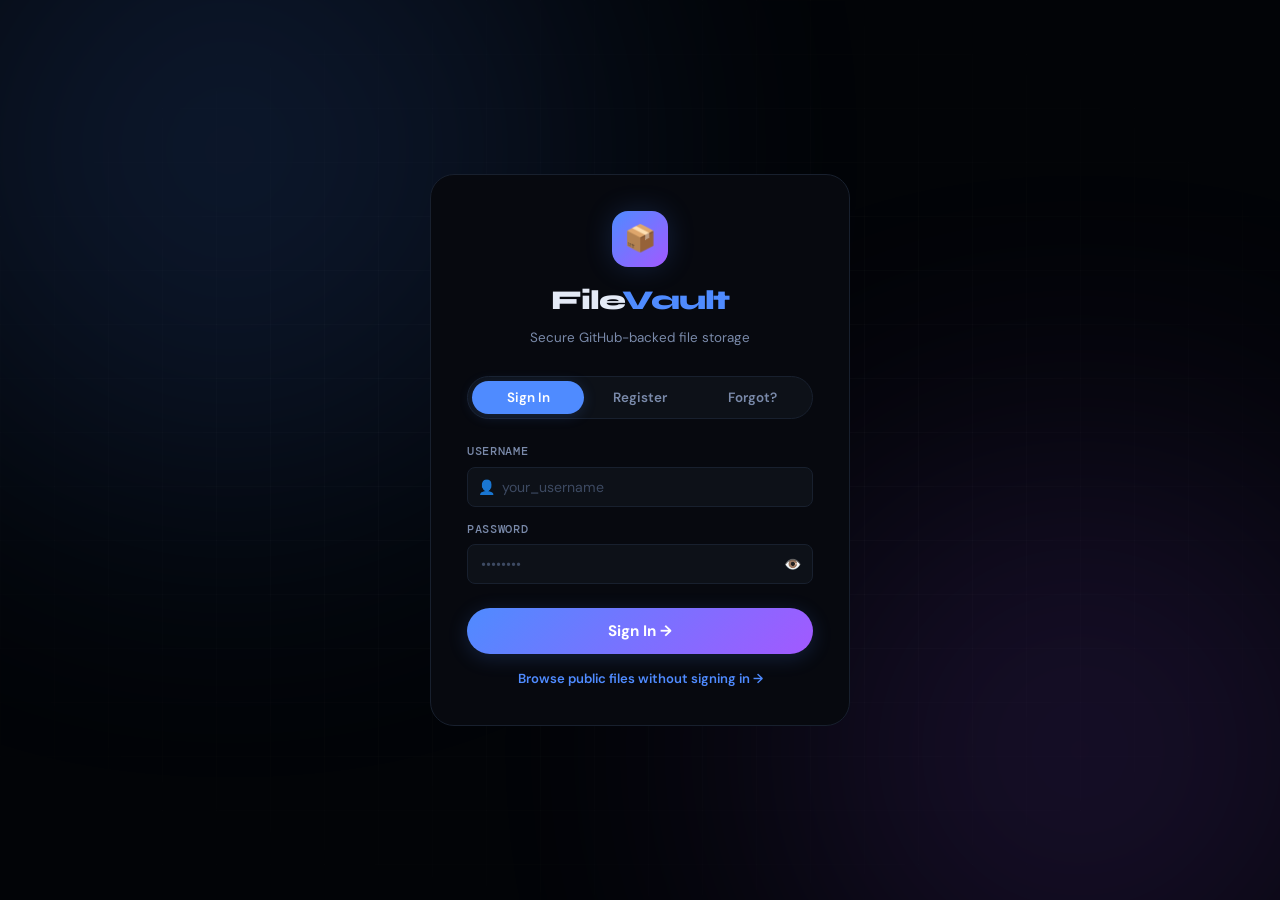
<file: account.html>
<!DOCTYPE html>
<html lang="en">
<head>
<meta charset="UTF-8"><meta name="viewport" content="width=device-width,initial-scale=1">
<title>FileVault — Account Settings</title>
<link rel="stylesheet" href="style.css">
<style>
.acc-layout{display:grid;grid-template-columns:240px 1fr;gap:22px;align-items:start}
@media(max-width:768px){.acc-layout{grid-template-columns:1fr}}
.acc-nav{background:var(--surface);border:1px solid var(--border);border-radius:var(--r-lg);padding:10px;position:sticky;top:calc(var(--header-h)+14px)}
.acc-nav-item{display:flex;align-items:center;gap:9px;padding:9px 12px;border-radius:var(--r-sm);cursor:pointer;transition:var(--t);font-size:.86rem;color:var(--text2)}
.acc-nav-item:hover{background:var(--surface2);color:var(--text)}
.acc-nav-item.active{background:rgba(79,139,255,.1);color:var(--accent)}
.section-card{background:var(--surface);border:1px solid var(--border);border-radius:var(--r-lg);padding:24px;margin-bottom:16px;display:none}
.section-card.active{display:block}
.section-card h3{font-family:'Syne',sans-serif;font-weight:700;font-size:1.05rem;margin-bottom:4px}
.section-card .desc{color:var(--text2);font-size:.84rem;margin-bottom:22px}
/* AVATAR */
.avatar-edit{display:flex;align-items:center;gap:18px;flex-wrap:wrap;margin-bottom:22px}
.av-preview{width:80px;height:80px;border-radius:50%;display:flex;align-items:center;justify-content:center;font-family:'Syne',sans-serif;font-weight:700;font-size:1.8rem;background:linear-gradient(135deg,var(--accent),var(--accent2));color:#fff;flex-shrink:0;overflow:hidden;border:3px solid var(--border2)}
.av-preview img{width:100%;height:100%;object-fit:cover}
.av-controls{display:flex;flex-direction:column;gap:8px}
/* DANGER ZONE */
.danger-zone{background:rgba(255,79,110,.04);border:1px solid rgba(255,79,110,.2);border-radius:var(--r-lg);padding:22px}
.danger-zone h3{color:var(--danger);font-family:'Syne',sans-serif;font-weight:700;font-size:1rem;margin-bottom:4px}
.danger-zone p{color:var(--text2);font-size:.84rem;margin-bottom:16px}
/* UPLOAD HISTORY */
.hist-item{display:flex;align-items:center;gap:11px;padding:10px 12px;background:var(--surface2);border-radius:var(--r-sm);margin-bottom:8px}
.hist-icon{font-size:1.4rem;flex-shrink:0}
.hist-info{flex:1;min-width:0}
.hist-name{font-size:.86rem;font-weight:500;overflow:hidden;text-overflow:ellipsis;white-space:nowrap}
.hist-meta{font-size:.7rem;color:var(--muted);font-family:'DM Mono',monospace}
/* STORAGE BAR */
.storage-bar{background:var(--surface2);border-radius:99px;height:8px;overflow:hidden;margin:10px 0}
.storage-fill{height:100%;border-radius:99px;background:linear-gradient(90deg,var(--accent),var(--accent2));transition:width .5s ease}
/* SUCCESS FLASH */
.save-success{background:rgba(0,229,160,.1);border:1px solid rgba(0,229,160,.25);border-radius:var(--r-sm);padding:9px 13px;font-size:.83rem;color:var(--success);display:none;margin-top:10px}
.save-success.show{display:block}
/* PASSWORD STRENGTH */
.str-bar{height:3px;border-radius:99px;background:var(--surface3);margin-top:5px;overflow:hidden}
.str-fill{height:100%;border-radius:99px;width:0;transition:width .3s,background .3s}
</style>
</head>
<body>
<div class="bg-canvas"><div class="bg-orb bg-orb-1"></div><div class="bg-orb bg-orb-2"></div><div class="bg-grid"></div></div>
<header class="site-header"><div class="header-inner"></div></header>

<div class="wrapper page-body">
  <div class="section-head au" style="margin-bottom:22px">
    <div>
      <h2 style="font-family:'Syne',sans-serif;font-weight:800;font-size:1.6rem;letter-spacing:-.025em">Account Settings</h2>
      <p style="color:var(--text2);font-size:.86rem;margin-top:3px">Manage your profile, security and preferences</p>
    </div>
  </div>

  <div class="acc-layout au" style="animation-delay:.05s">
    <!-- NAV -->
    <nav class="acc-nav">
      <div class="acc-nav-item active" onclick="showSection('profile')">👤 Profile</div>
      <div class="acc-nav-item" onclick="showSection('security')">🔑 Security</div>
      <div class="acc-nav-item" onclick="showSection('storage')">📦 Storage</div>
      <div class="acc-nav-item" onclick="showSection('history')">📋 Upload History</div>
      <div class="acc-nav-item" onclick="showSection('danger')" style="color:var(--danger)">⚠️ Danger Zone</div>
    </nav>

    <!-- CONTENT -->
    <div>
      <!-- PROFILE -->
      <div class="section-card active" id="sec-profile">
        <h3>Profile Information</h3>
        <p class="desc">Update your display name, bio and avatar</p>

        <div class="avatar-edit">
          <div class="av-preview" id="av-big"></div>
          <div class="av-controls">
            <div style="font-size:.82rem;color:var(--text2);margin-bottom:4px">Profile Picture</div>
            <label class="btn btn-secondary btn-sm" style="cursor:pointer">
              📷 Upload Photo
              <input type="file" id="av-file" accept="image/*" style="display:none" onchange="handleAvatarUpload(this)">
            </label>
            <button class="btn btn-ghost btn-sm" onclick="removeAvatar()">✕ Remove</button>
            <div style="font-size:.71rem;color:var(--muted)">Max 2MB · JPG, PNG, GIF, WebP</div>
          </div>
        </div>

        <div class="form-row form-row-2">
          <div class="form-group"><label class="label">Display Name</label><div class="input-wrap"><span class="i-icon">✨</span><input class="input" id="p-dn" placeholder="Your Name"></div></div>
          <div class="form-group"><label class="label">Email (optional)</label><div class="input-wrap"><span class="i-icon">📧</span><input class="input" id="p-email" type="email" placeholder="you@example.com"></div></div>
        </div>
        <div class="form-group"><label class="label">Bio</label><textarea class="input textarea" id="p-bio" placeholder="Tell us about yourself…" rows="3"></textarea></div>
        <div class="form-group"><label class="label">Username</label><div class="input-wrap"><span class="i-icon">@</span><input class="input" id="p-username" placeholder="username" disabled style="opacity:.5;cursor:not-allowed"></div><div style="font-size:.73rem;color:var(--muted);margin-top:4px">To change username, go to Security tab</div></div>

        <button class="btn btn-primary" id="p-save" onclick="saveProfile()">💾 Save Changes</button>
        <div class="save-success" id="p-ok">✓ Profile updated successfully!</div>
      </div>

      <!-- SECURITY -->
      <div class="section-card" id="sec-security">
        <h3>Security Settings</h3>
        <p class="desc">Change username or password</p>

        <form onsubmit="event.preventDefault();changeUsername()" style="background:var(--surface2);border:1px solid var(--border);border-radius:var(--r);padding:18px;margin-bottom:20px">
          <div style="font-family:'Syne',sans-serif;font-weight:700;font-size:.95rem;margin-bottom:14px">Change Username</div>
          <div class="form-group"><label class="label">New Username</label><div class="input-wrap"><span class="i-icon">@</span><input class="input" id="s-newuser" type="text" placeholder="new_username" autocomplete="username"></div></div>
          <div class="form-group"><label class="label">Current Password (to confirm)</label><div class="input-wrap"><span class="i-icon">🔑</span><input class="input" id="s-pwforuser" type="password" placeholder="Enter current password" autocomplete="current-password"></div></div>
          <button type="submit" class="btn btn-secondary btn-sm">Change Username</button>
          <div class="save-success" id="user-ok">✓ Username changed! You've been signed out.</div>
        </form>

        <form onsubmit="event.preventDefault();changePassword()" style="background:var(--surface2);border:1px solid var(--border);border-radius:var(--r);padding:18px">
          <div style="font-family:'Syne',sans-serif;font-weight:700;font-size:.95rem;margin-bottom:14px">Change Password</div>
          <div class="form-group"><label class="label">Current Password</label><div class="input-wrap"><span class="i-icon">🔑</span><input class="input" id="s-curpw" type="password" placeholder="Current password" autocomplete="current-password"></div></div>
          <div class="form-group"><label class="label">New Password</label><div class="input-wrap"><span class="i-icon">🔒</span><input class="input" id="s-newpw" type="password" placeholder="Min 6 characters" oninput="strBar(this.value)" autocomplete="new-password"></div><div class="str-bar"><div class="str-fill" id="str-fill2"></div></div></div>
          <div class="form-group"><label class="label">Confirm New Password</label><div class="input-wrap"><span class="i-icon">🔒</span><input class="input" id="s-conpw" type="password" placeholder="Repeat new password" autocomplete="new-password"></div></div>
          <button type="submit" class="btn btn-primary btn-sm">🔑 Change Password</button>
          <div class="save-success" id="pw-ok">✓ Password changed successfully!</div>
        </form>
      </div>

      <!-- STORAGE -->
      <div class="section-card" id="sec-storage">
        <h3>Storage Usage</h3>
        <p class="desc">Your personal file storage breakdown</p>
        <div id="storage-content"><div class="skeleton" style="height:120px"></div></div>
      </div>

      <!-- HISTORY -->
      <div class="section-card" id="sec-history">
        <h3>Upload History</h3>
        <p class="desc">All files you've uploaded to FileVault</p>
        <div id="hist-content"><div class="skeleton" style="height:200px"></div></div>
      </div>

      <!-- DANGER -->
      <div class="section-card" id="sec-danger">
        <div class="danger-zone">
          <h3>⚠️ Delete Account</h3>
          <p>Permanently delete your account and all associated data. This action <strong>cannot be undone</strong>. Your uploaded files will remain in the repository but your account will be gone.</p>
          <div class="form-group"><label class="label">Type your password to confirm</label><div class="input-wrap"><span class="i-icon">🔑</span><input class="input" id="del-pw" type="password" placeholder="Enter your password"></div></div>
          <button class="btn btn-danger" onclick="deleteAccount()">💀 Delete My Account Forever</button>
        </div>
      </div>
    </div>
  </div>
</div>

<div id="toast-root"></div>
<script src="vault.js"></script>
<script>
Auth.guard();
const sess = Auth.get();
buildHeader('account.html');

// ── INIT ──────────────────────────────────────
function showSection(id) {
  document.querySelectorAll('.section-card').forEach(s => s.classList.remove('active'));
  document.querySelectorAll('.acc-nav-item').forEach(n => n.classList.remove('active'));
  document.getElementById('sec-' + id)?.classList.add('active');
  event.currentTarget.classList.add('active');
  if (id === 'storage') loadStorage();
  if (id === 'history') loadHistory();
}

function renderAvatar(user) {
  const el = document.getElementById('av-big');
  if (user.avatarUrl) {
    el.innerHTML = `<img src="${user.avatarUrl}">`;
  } else {
    el.textContent = (user.displayName || user.username).slice(0, 2).toUpperCase();
    el.innerHTML = `<span>${(user.displayName || user.username).slice(0, 2).toUpperCase()}</span>`;
  }
}

function fillForm(user) {
  document.getElementById('p-dn').value = user.displayName || '';
  document.getElementById('p-email').value = user.email || '';
  document.getElementById('p-bio').value = user.bio || '';
  document.getElementById('p-username').value = user.username || '';
  renderAvatar(user);
}
fillForm(sess);

// ── AVATAR UPLOAD ─────────────────────────────
function handleAvatarUpload(input) {
  const file = input.files[0];
  if (!file) return;
  if (file.size > 2 * 1024 * 1024) return toast('error', 'Image too large', 'Max 2MB');
  const reader = new FileReader();
  reader.onload = e => {
    sess.avatarUrl = e.target.result;
    Auth.set(sess);
    renderAvatar(sess);
    document.getElementById('hdr-av').innerHTML = `<img src="${e.target.result}">`;
    toast('success', 'Avatar updated (save to keep)');
  };
  reader.readAsDataURL(file);
}
function removeAvatar() {
  sess.avatarUrl = null;
  Auth.set(sess);
  renderAvatar(sess);
  const hav = document.getElementById('hdr-av');
  if (hav) hav.textContent = (sess.displayName || sess.username).slice(0, 2).toUpperCase();
  toast('info', 'Avatar removed');
}

// ── SAVE PROFILE ──────────────────────────────
async function saveProfile() {
  const btn = document.getElementById('p-save');
  btn.disabled = true; btn.textContent = '⏳ Saving…';
  try {
    const d = await api('auth', {
      action: 'update_profile',
      username: sess.username,
      displayName: document.getElementById('p-dn').value.trim(),
      email: document.getElementById('p-email').value.trim(),
      bio: document.getElementById('p-bio').value.trim(),
      avatarUrl: sess.avatarUrl || null,
    });
    Auth.set({ ...sess, ...d.user });
    buildHeader('account.html');
    document.getElementById('p-ok').classList.add('show');
    setTimeout(() => document.getElementById('p-ok').classList.remove('show'), 3000);
    toast('success', 'Profile saved!');
  } catch (e) { toast('error', 'Failed', e.message); }
  btn.disabled = false; btn.textContent = '💾 Save Changes';
}

// ── CHANGE USERNAME ───────────────────────────
async function changeUsername() {
  const newUser = document.getElementById('s-newuser').value.trim();
  const pw = document.getElementById('s-pwforuser').value;
  if (!newUser || !pw) return toast('warn', 'Fill all fields');
  try {
    const d = await api('auth', { action: 'update_profile', username: sess.username, newUsername: newUser, currentPassword: pw });
    document.getElementById('user-ok').classList.add('show');
    toast('success', 'Username changed! Signing you out…');
    setTimeout(() => { Auth.clear(); location.href = 'login.html'; }, 1800);
  } catch (e) { toast('error', 'Failed', e.message); }
}

// ── CHANGE PASSWORD ───────────────────────────
function strBar(pw) {
  let s = 0;
  if (pw.length >= 6) s++; if (pw.length >= 10) s++;
  if (/[A-Z]/.test(pw)) s++; if (/[0-9]/.test(pw)) s++; if (/[^a-zA-Z0-9]/.test(pw)) s++;
  const c = ['', '#ff4f6e', '#ffb547', '#4f8bff', '#00e5a0', '#00e5a0'];
  const f = document.getElementById('str-fill2');
  f.style.width = (s * 20) + '%'; f.style.background = c[s];
}
async function changePassword() {
  const cur = document.getElementById('s-curpw').value;
  const np = document.getElementById('s-newpw').value;
  const cp = document.getElementById('s-conpw').value;
  if (!cur || !np) return toast('warn', 'Fill all fields');
  if (np !== cp) return toast('error', 'Passwords do not match');
  if (np.length < 6) return toast('error', 'Password must be 6+ characters');
  try {
    await api('auth', { action: 'update_profile', username: sess.username, currentPassword: cur, newPassword: np });
    document.getElementById('pw-ok').classList.add('show');
    setTimeout(() => document.getElementById('pw-ok').classList.remove('show'), 3000);
    document.getElementById('s-curpw').value = '';
    document.getElementById('s-newpw').value = '';
    document.getElementById('s-conpw').value = '';
    toast('success', 'Password changed!');
  } catch (e) { toast('error', 'Failed', e.message); }
}

// ── STORAGE ───────────────────────────────────
async function loadStorage() {
  const el = document.getElementById('storage-content');
  try {
    const d = await api('files', null, 'GET');
    const myFiles = (d.files || []).filter(f => f.uploadedBy === sess.username && !f.trashed);
    const totalSize = myFiles.reduce((a, f) => a + (f.size || 0), 0);
    const groups = {};
    myFiles.forEach(f => { const g = getGroup(f.originalName || ''); groups[g] = (groups[g] || 0) + (f.size || 0); });
    const pct = Math.min(100, Math.round(totalSize / (500 * 1024 * 1024) * 100));
    el.innerHTML = `
      <div style="display:flex;justify-content:space-between;align-items:flex-end;margin-bottom:6px">
        <span style="font-size:.86rem;color:var(--text2)">Used: <strong style="color:var(--text)">${fmtBytes(totalSize)}</strong></span>
        <span style="font-size:.78rem;color:var(--muted)">of 500 MB</span>
      </div>
      <div class="storage-bar"><div class="storage-fill" style="width:${pct}%"></div></div>
      <div style="font-size:.72rem;color:var(--muted);margin-bottom:18px">${pct}% used · ${myFiles.length} files</div>
      <div class="grid-3" style="gap:10px">
        ${Object.entries(groups).sort((a,b)=>b[1]-a[1]).map(([g,sz])=>`
          <div style="background:var(--surface2);border:1px solid var(--border);border-radius:var(--r);padding:12px">
            <div style="font-size:1.2rem;margin-bottom:5px">${{Images:'🖼️',Videos:'🎬',Audio:'🎵',Docs:'📄',Code:'💻',Archives:'📦',Other:'📎'}[g]||'📎'}</div>
            <div style="font-weight:600;font-size:.86rem">${g}</div>
            <div style="font-size:.72rem;color:var(--muted);font-family:'DM Mono',monospace">${fmtBytes(sz)}</div>
          </div>`).join('')}
      </div>`;
  } catch (e) { el.innerHTML = `<div style="color:var(--danger);font-size:.84rem">Failed to load: ${e.message}</div>`; }
}

// ── HISTORY ───────────────────────────────────
async function loadHistory() {
  const el = document.getElementById('hist-content');
  try {
    const d = await api('files', null, 'GET');
    const myFiles = (d.files || []).filter(f => f.uploadedBy === sess.username).sort((a, b) => new Date(b.uploadedAt) - new Date(a.uploadedAt));
    if (!myFiles.length) { el.innerHTML = `<div class="empty"><span class="empty-emoji">📭</span><h3>No uploads yet</h3></div>`; return; }
    el.innerHTML = `
      <div style="margin-bottom:10px;font-size:.8rem;color:var(--muted)">${myFiles.length} total uploads</div>
      ${myFiles.slice(0, 50).map(f => `
        <div class="hist-item">
          <div class="hist-icon">${getIcon(f.originalName || '')}</div>
          <div class="hist-info">
            <div class="hist-name">${f.originalName || f.storedName}</div>
            <div class="hist-meta">${fmtBytes(f.size||0)} · ${fmtDate(f.uploadedAt)} · ${f.folder ? '📁 '+f.folder : 'Root'} · ⬇️ ${f.downloads||0}</div>
            <div style="font-size:.67rem;color:var(--accent3);font-family:'DM Mono',monospace">📌 ${displayPath(f)}</div>
          </div>
          <span class="${f.trashed ? 'badge badge-red' : f.isPublic ? 'badge badge-green' : 'badge badge-gray'}">${f.trashed ? 'Trashed' : f.isPublic ? 'Public' : 'Private'}</span>
        </div>`).join('')}
      ${myFiles.length > 50 ? `<div style="text-align:center;padding:12px;font-size:.8rem;color:var(--muted)">Showing first 50 of ${myFiles.length}</div>` : ''}`;
  } catch (e) { el.innerHTML = `<div style="color:var(--danger)">Failed: ${e.message}</div>`; }
}

// ── DELETE ACCOUNT ────────────────────────────
async function deleteAccount() {
  const pw = document.getElementById('del-pw').value;
  if (!pw) return toast('warn', 'Enter your password to confirm');
  confirm2('Delete account forever?', 'All your account data will be permanently removed. Files stay in the repo but your account is gone.', async () => {
    try {
      await api('auth', { action: 'delete_account', username: sess.username, password: pw });
      Auth.clear();
      toast('success', 'Account deleted');
      setTimeout(() => location.href = 'login.html', 1200);
    } catch (e) { toast('error', 'Failed', e.message); }
  });
}
</script>
</body>
</html>
</file>
<file: style.css>
/* ═══════════════════════════════════════
   FILEVAULT — GLOBAL DESIGN SYSTEM v2
   ═══════════════════════════════════════ */
@import url('https://fonts.googleapis.com/css2?family=Syne:wght@400;600;700;800&family=DM+Mono:wght@300;400;500&family=DM+Sans:ital,opsz,wght@0,9..40,300;0,9..40,400;0,9..40,500;0,9..40,600;1,9..40,300&display=swap');

:root {
  --bg:#020407; --surface:#07090f; --surface2:#0d1118; --surface3:#131a26;
  --border:#18202e; --border2:#212d42;
  --accent:#4f8bff; --accent2:#a259ff; --accent3:#00e5c3; --accent4:#ff6b4a;
  --text:#e4eaf6; --text2:#7a8aaa; --muted:#3d4a62;
  --danger:#ff4f6e; --success:#00e5a0; --warn:#ffb547; --gold:#ffd166;
  --glow:rgba(79,139,255,.18); --glow2:rgba(162,89,255,.14);
  --r:12px; --r-sm:8px; --r-lg:18px; --r-xl:24px;
  --shadow:0 8px 32px rgba(0,0,0,.55); --shadow-lg:0 24px 80px rgba(0,0,0,.75);
  --t:all .2s cubic-bezier(.4,0,.2,1);
  --header-h:64px;
}
*,*::before,*::after{box-sizing:border-box;margin:0;padding:0}
html{scroll-behavior:smooth;-webkit-font-smoothing:antialiased;-moz-osx-font-smoothing:grayscale}
body{background:var(--bg);color:var(--text);font-family:'DM Sans',sans-serif;min-height:100vh;overflow-x:hidden;line-height:1.6}
::-webkit-scrollbar{width:5px;height:5px}
::-webkit-scrollbar-track{background:var(--surface)}
::-webkit-scrollbar-thumb{background:var(--border2);border-radius:99px}
::-webkit-scrollbar-thumb:hover{background:var(--accent)}

/* BG */
.bg-canvas{position:fixed;inset:0;z-index:0;pointer-events:none;overflow:hidden}
.bg-orb{position:absolute;border-radius:50%;filter:blur(140px);opacity:.15;animation:orbDrift 22s ease-in-out infinite alternate}
.bg-orb-1{width:700px;height:700px;background:#4f8bff;top:-200px;left:-120px;animation-delay:0s}
.bg-orb-2{width:600px;height:600px;background:#a259ff;bottom:-150px;right:-100px;animation-delay:-8s}
.bg-orb-3{width:350px;height:350px;background:#00e5c3;top:45%;left:50%;opacity:.07;animation-delay:-15s}
.bg-grid{position:absolute;inset:0;background-image:linear-gradient(rgba(255,255,255,.018) 1px,transparent 1px),linear-gradient(90deg,rgba(255,255,255,.018) 1px,transparent 1px);background-size:54px 54px;mask-image:radial-gradient(ellipse 90% 80% at 50% 50%,#000 20%,transparent 80%)}
@keyframes orbDrift{from{transform:translate(0,0) scale(1)}to{transform:translate(60px,40px) scale(1.12)}}

/* WRAPPER */
.wrapper{position:relative;z-index:1;max-width:1160px;margin:0 auto;padding:0 20px}
@media(max-width:480px){.wrapper{padding:0 14px}}

/* HEADER */
.site-header{position:fixed;top:0;left:0;right:0;z-index:200;height:var(--header-h);display:flex;align-items:center;background:rgba(2,4,7,.88);backdrop-filter:blur(24px);border-bottom:1px solid transparent;transition:border-color .3s}
.site-header.scrolled{border-color:var(--border)}
.header-inner{display:flex;align-items:center;justify-content:space-between;width:100%;max-width:1160px;margin:0 auto;padding:0 20px;gap:12px}
.logo{display:flex;align-items:center;gap:9px;text-decoration:none;color:var(--text);font-family:'Syne',sans-serif;font-weight:800;font-size:1.25rem;letter-spacing:-.025em;flex-shrink:0}
.logo-icon{width:32px;height:32px;border-radius:9px;background:linear-gradient(135deg,var(--accent),var(--accent2));display:flex;align-items:center;justify-content:center;font-size:15px;box-shadow:0 0 18px var(--glow)}
.logo em{color:var(--accent);font-style:normal}
.main-nav{display:flex;align-items:center;gap:2px;flex:1;justify-content:center}
.nav-link{padding:6px 13px;border-radius:99px;color:var(--text2);font-size:.81rem;font-weight:500;text-decoration:none;transition:var(--t);border:1px solid transparent;white-space:nowrap;font-family:'DM Mono',monospace}
.nav-link:hover{color:var(--text);background:var(--surface2);border-color:var(--border)}
.nav-link.active{background:var(--accent);color:#fff;border-color:var(--accent);box-shadow:0 0 14px var(--glow)}
.nav-link.admin-link{color:var(--gold)}
.header-right{display:flex;align-items:center;gap:8px;flex-shrink:0}
.user-chip{display:flex;align-items:center;gap:8px;padding:4px 12px 4px 5px;border-radius:99px;background:var(--surface2);border:1px solid var(--border);cursor:pointer;transition:var(--t)}
.user-chip:hover{border-color:var(--border2)}

/* HAMBURGER */
.hamburger{display:none;flex-direction:column;gap:5px;background:none;border:none;cursor:pointer;padding:8px}
.hamburger span{width:22px;height:2px;background:var(--text);border-radius:2px;transition:var(--t)}
@media(max-width:768px){
  .hamburger{display:flex}
  .main-nav{display:none;position:fixed;top:var(--header-h);left:0;right:0;bottom:0;background:rgba(2,4,7,.97);backdrop-filter:blur(20px);flex-direction:column;justify-content:flex-start;padding:24px 20px;gap:4px;z-index:199;overflow-y:auto}
  .main-nav.open{display:flex}
  .main-nav .nav-link{font-size:.95rem;padding:12px 16px;border-radius:var(--r)}
  .header-right .user-chip .hide-sm{display:none}
}

/* PAGE */
.page-body{padding-top:calc(var(--header-h) + 32px);padding-bottom:60px;min-height:100vh}

/* BUTTONS */
.btn{display:inline-flex;align-items:center;gap:6px;padding:9px 20px;border-radius:99px;border:none;font-family:'DM Sans',sans-serif;font-weight:600;font-size:.85rem;cursor:pointer;transition:var(--t);text-decoration:none;white-space:nowrap;line-height:1}
.btn-primary{background:linear-gradient(135deg,var(--accent),var(--accent2));color:#fff;box-shadow:0 3px 16px var(--glow)}
.btn-primary:hover{transform:translateY(-2px);box-shadow:0 7px 24px rgba(79,139,255,.5)}
.btn-primary:active{transform:translateY(0)}
.btn-secondary{background:var(--surface2);color:var(--text2);border:1px solid var(--border)}
.btn-secondary:hover{background:var(--surface3);color:var(--text);border-color:var(--border2)}
.btn-danger{background:rgba(255,79,110,.1);color:var(--danger);border:1px solid rgba(255,79,110,.25)}
.btn-danger:hover{background:var(--danger);color:#fff;box-shadow:0 4px 16px rgba(255,79,110,.35)}
.btn-ghost{background:none;color:var(--text2);border:1px solid var(--border)}
.btn-ghost:hover{background:var(--surface2);color:var(--text);border-color:var(--border2)}
.btn-success{background:rgba(0,229,160,.1);color:var(--success);border:1px solid rgba(0,229,160,.25)}
.btn-success:hover{background:var(--success);color:#000}
.btn-sm{padding:6px 14px;font-size:.78rem}
.btn-xs{padding:4px 10px;font-size:.72rem}
.btn-icon{padding:7px;border-radius:var(--r-sm);aspect-ratio:1/1}
.btn:disabled{opacity:.4;cursor:not-allowed;transform:none!important}

/* INPUTS */
.input,.select,.textarea{width:100%;padding:10px 13px;background:var(--surface2);border:1px solid var(--border);border-radius:var(--r-sm);color:var(--text);font-family:'DM Sans',sans-serif;font-size:.88rem;outline:none;transition:var(--t)}
.input:focus,.select:focus,.textarea:focus{border-color:var(--accent);box-shadow:0 0 0 3px rgba(79,139,255,.1)}
.input::placeholder,.textarea::placeholder{color:var(--muted)}
.select option{background:var(--surface2)}
.textarea{resize:vertical;min-height:80px}
.label{display:block;font-size:.72rem;font-weight:500;color:var(--text2);margin-bottom:5px;font-family:'DM Mono',monospace;text-transform:uppercase;letter-spacing:.06em}
.form-group{margin-bottom:14px}
.input-wrap{position:relative}
.input-wrap .i-icon{position:absolute;left:11px;top:50%;transform:translateY(-50%);font-size:14px;pointer-events:none}
.input-wrap .input{padding-left:34px}
.input-wrap .i-end{position:absolute;right:10px;top:50%;transform:translateY(-50%);background:none;border:none;cursor:pointer;color:var(--muted);font-size:14px;padding:2px}
.input-wrap .i-end:hover{color:var(--text)}
.form-row{display:grid;gap:12px}
.form-row-2{grid-template-columns:1fr 1fr}
@media(max-width:480px){.form-row-2{grid-template-columns:1fr}}
.field-err{color:var(--danger);font-size:.75rem;margin-top:4px;display:none}
.field-err.show{display:block}

/* CARDS */
.card{background:var(--surface);border:1px solid var(--border);border-radius:var(--r-lg);padding:22px}
.card-sm{padding:14px 16px}
.card:hover{border-color:var(--border2)}
.card-glow:hover{border-color:rgba(79,139,255,.3);box-shadow:0 0 28px rgba(79,139,255,.08)}

/* MODAL */
.modal-overlay{position:fixed;inset:0;z-index:500;background:rgba(0,0,0,.82);backdrop-filter:blur(14px);display:flex;align-items:center;justify-content:center;padding:16px;opacity:0;pointer-events:none;transition:opacity .25s}
.modal-overlay.open{opacity:1;pointer-events:all}
.modal-box{background:var(--surface2);border:1px solid var(--border2);border-radius:var(--r-xl);width:100%;box-shadow:var(--shadow-lg);transform:scale(.95) translateY(14px);transition:transform .27s cubic-bezier(.34,1.56,.64,1);max-height:92vh;overflow-y:auto}
.modal-overlay.open .modal-box{transform:scale(1) translateY(0)}
.modal-header{display:flex;align-items:center;justify-content:space-between;padding:18px 22px;border-bottom:1px solid var(--border)}
.modal-title{font-family:'Syne',sans-serif;font-weight:700;font-size:1rem;display:flex;align-items:center;gap:8px}
.modal-body{padding:22px}
.modal-footer{display:flex;gap:8px;justify-content:flex-end;padding:14px 22px;border-top:1px solid var(--border)}
.modal-close{width:28px;height:28px;border-radius:7px;background:var(--surface3);border:none;color:var(--text2);cursor:pointer;font-size:14px;display:flex;align-items:center;justify-content:center;transition:var(--t)}
.modal-close:hover{background:var(--danger);color:#fff}

/* TOAST */
#toast-root{position:fixed;bottom:20px;right:20px;z-index:9999;display:flex;flex-direction:column;gap:8px;pointer-events:none;max-width:340px;width:calc(100% - 40px)}
.toast{display:flex;align-items:flex-start;gap:10px;padding:12px 16px;border-radius:var(--r);background:var(--surface3);border:1px solid var(--border2);box-shadow:var(--shadow);pointer-events:all;animation:toastIn .38s cubic-bezier(.34,1.56,.64,1) both}
.toast.t-success{border-color:rgba(0,229,160,.3)}
.toast.t-error{border-color:rgba(255,79,110,.3)}
.toast.t-warn{border-color:rgba(255,181,71,.3)}
.toast.t-info{border-color:rgba(79,139,255,.3)}
.toast-icon{font-size:18px;flex-shrink:0;margin-top:1px}
.toast-body{flex:1}
.toast-body strong{display:block;font-size:.86rem;font-weight:600;margin-bottom:2px}
.toast-body span{font-size:.76rem;color:var(--text2)}
.toast-dismiss{background:none;border:none;color:var(--muted);cursor:pointer;font-size:14px;padding:0;flex-shrink:0}
.toast-dismiss:hover{color:var(--text)}
.toast.out{animation:toastOut .25s ease forwards}
@keyframes toastIn{from{opacity:0;transform:translateX(40px) scale(.9)}to{opacity:1;transform:none}}
@keyframes toastOut{to{opacity:0;transform:translateX(40px) scale(.9)}}

/* BADGES */
.badge{display:inline-flex;align-items:center;gap:4px;padding:2px 9px;border-radius:99px;font-size:.68rem;font-family:'DM Mono',monospace;font-weight:500;letter-spacing:.03em}
.badge-blue{background:rgba(79,139,255,.12);color:var(--accent);border:1px solid rgba(79,139,255,.2)}
.badge-purple{background:rgba(162,89,255,.12);color:var(--accent2);border:1px solid rgba(162,89,255,.2)}
.badge-teal{background:rgba(0,229,195,.1);color:var(--accent3);border:1px solid rgba(0,229,195,.2)}
.badge-red{background:rgba(255,79,110,.1);color:var(--danger);border:1px solid rgba(255,79,110,.2)}
.badge-green{background:rgba(0,229,160,.1);color:var(--success);border:1px solid rgba(0,229,160,.2)}
.badge-gold{background:rgba(255,209,102,.1);color:var(--gold);border:1px solid rgba(255,209,102,.2)}
.badge-gray{background:rgba(61,74,98,.25);color:var(--text2);border:1px solid var(--border)}

/* PROGRESS */
.prog-track{height:4px;background:var(--surface3);border-radius:99px;overflow:hidden}
.prog-fill{height:100%;border-radius:99px;background:linear-gradient(90deg,var(--accent),var(--accent2));transition:width .3s ease;box-shadow:0 0 8px var(--glow)}
@keyframes progPulse{0%,100%{box-shadow:0 0 6px var(--glow)}50%{box-shadow:0 0 18px var(--glow)}}
.prog-fill.pulse{animation:progPulse 1.5s infinite}

/* SKELETON */
@keyframes shimmer{from{background-position:-200% 0}to{background-position:200% 0}}
.skeleton{background:linear-gradient(90deg,var(--surface) 25%,var(--surface2) 50%,var(--surface) 75%);background-size:200% 100%;animation:shimmer 1.6s infinite;border-radius:var(--r)}

/* AVATAR */
.av{border-radius:50%;display:flex;align-items:center;justify-content:center;font-weight:700;font-family:'Syne',sans-serif;background:linear-gradient(135deg,var(--accent),var(--accent2));color:#fff;flex-shrink:0;overflow:hidden}
.av img{width:100%;height:100%;object-fit:cover}
.av-xs{width:24px;height:24px;font-size:.62rem}
.av-sm{width:30px;height:30px;font-size:.72rem}
.av-md{width:38px;height:38px;font-size:.88rem}
.av-lg{width:52px;height:52px;font-size:1.1rem}
.av-xl{width:80px;height:80px;font-size:1.7rem}

/* STAR RATING */
.stars{display:flex;gap:2px}
.star{font-size:15px;cursor:pointer;transition:transform .12s;color:var(--muted)}
.star.on{color:var(--gold)}
.star:hover{transform:scale(1.25)}
.stars.readonly .star{cursor:default}
.stars.readonly .star:hover{transform:none}

/* CONTEXT MENU */
.ctx-menu{position:fixed;z-index:800;background:var(--surface3);border:1px solid var(--border2);border-radius:var(--r);padding:5px;box-shadow:var(--shadow-lg);min-width:170px;animation:ctxIn .15s ease both}
.ctx-item{display:flex;align-items:center;gap:9px;padding:8px 11px;border-radius:var(--r-sm);font-size:.83rem;cursor:pointer;transition:var(--t);color:var(--text2);white-space:nowrap}
.ctx-item:hover{background:var(--surface2);color:var(--text)}
.ctx-item.danger:hover{background:rgba(255,79,110,.1);color:var(--danger)}
.ctx-sep{height:1px;background:var(--border);margin:4px 0}
@keyframes ctxIn{from{opacity:0;transform:scale(.94)}to{opacity:1;transform:none}}

/* TABS */
.tab-bar{display:flex;gap:3px;overflow-x:auto;scrollbar-width:none;padding-bottom:1px}
.tab-bar::-webkit-scrollbar{display:none}
.tab-pill{flex-shrink:0;padding:6px 13px;border-radius:99px;background:var(--surface);border:1px solid var(--border);color:var(--text2);font-size:.76rem;cursor:pointer;font-family:'DM Mono',monospace;transition:var(--t);white-space:nowrap}
.tab-pill:hover{border-color:var(--border2);color:var(--text)}
.tab-pill.active{background:var(--accent);border-color:var(--accent);color:#fff;box-shadow:0 0 12px var(--glow)}

/* EMPTY STATE */
.empty{text-align:center;padding:60px 20px;color:var(--text2)}
.empty-emoji{font-size:3.2rem;display:block;margin-bottom:14px}
.empty h3{font-family:'Syne',sans-serif;font-size:1.1rem;margin-bottom:8px;color:var(--text)}
.empty p{font-size:.86rem;max-width:300px;margin:0 auto 20px}

/* SECTION */
.section-head{display:flex;align-items:center;justify-content:space-between;margin-bottom:16px;flex-wrap:wrap;gap:10px}
.section-title{font-family:'Syne',sans-serif;font-weight:700;font-size:1.05rem;display:flex;align-items:center;gap:8px}
.cnt{background:var(--accent);color:#fff;border-radius:99px;padding:1px 8px;font-size:.68rem;font-family:'DM Mono',monospace}

/* SEARCH */
.search-box{position:relative}
.search-box .s-icon{position:absolute;left:11px;top:50%;transform:translateY(-50%);font-size:14px;pointer-events:none;color:var(--muted)}
.search-box input{padding-left:34px}

/* TOGGLE */
.toggle{position:relative;display:inline-block;width:38px;height:20px;flex-shrink:0}
.toggle input{opacity:0;width:0;height:0;position:absolute}
.toggle-track{position:absolute;inset:0;border-radius:99px;background:var(--surface3);border:1px solid var(--border);cursor:pointer;transition:var(--t)}
.toggle-track::before{content:'';position:absolute;width:14px;height:14px;border-radius:50%;background:var(--text2);top:2px;left:2px;transition:var(--t)}
.toggle input:checked+.toggle-track{background:var(--accent);border-color:var(--accent)}
.toggle input:checked+.toggle-track::before{transform:translateX(18px);background:#fff}

/* DIVIDER */
.divider{height:1px;background:var(--border);margin:18px 0}
.or-divider{display:flex;align-items:center;gap:12px;margin:18px 0;color:var(--muted);font-size:.74rem;font-family:'DM Mono',monospace}
.or-divider::before,.or-divider::after{content:'';flex:1;height:1px;background:var(--border)}

/* PULSE DOT */
.pdot{width:7px;height:7px;border-radius:50%;background:var(--accent3);box-shadow:0 0 8px var(--accent3);animation:pdot 2s ease infinite;flex-shrink:0}
@keyframes pdot{0%,100%{opacity:1}50%{opacity:.3}}

/* ANIMATIONS */
@keyframes fadeUp{from{opacity:0;transform:translateY(20px)}to{opacity:1;transform:none}}
@keyframes fadeIn{from{opacity:0}to{opacity:1}}
@keyframes scaleIn{from{opacity:0;transform:scale(.94)}to{opacity:1;transform:none}}
.au{animation:fadeUp .55s ease both}
.ai{animation:fadeIn .4s ease both}

/* GRID LAYOUTS */
.grid-2{display:grid;grid-template-columns:1fr 1fr;gap:14px}
.grid-3{display:grid;grid-template-columns:repeat(3,1fr);gap:14px}
.grid-4{display:grid;grid-template-columns:repeat(4,1fr);gap:12px}
@media(max-width:900px){.grid-4{grid-template-columns:repeat(2,1fr)}}
@media(max-width:700px){.grid-3{grid-template-columns:1fr 1fr}.grid-2{grid-template-columns:1fr}}
@media(max-width:480px){.grid-4{grid-template-columns:1fr 1fr}.grid-3{grid-template-columns:1fr}}

/* FILE PREVIEW */
.preview-img{max-width:100%;max-height:68vh;object-fit:contain;border-radius:var(--r);display:block;margin:0 auto}
.preview-video{width:100%;max-height:65vh;border-radius:var(--r)}
.preview-audio-wrap{text-align:center;padding:40px 20px}
.preview-audio-wrap audio{width:100%;margin-top:16px}
.preview-code{background:var(--surface);border:1px solid var(--border);border-radius:var(--r);padding:18px;overflow:auto;max-height:60vh;font-family:'DM Mono',monospace;font-size:.8rem;color:var(--accent3);white-space:pre-wrap;word-break:break-all}
.preview-pdf{width:100%;height:66vh;border:none;border-radius:var(--r)}
.preview-none{text-align:center;padding:52px 20px;color:var(--text2)}
.preview-none .pi{font-size:4.5rem;display:block;margin-bottom:14px}

/* STAT CARD */
.stat-card{background:var(--surface);border:1px solid var(--border);border-radius:var(--r-lg);padding:16px 20px;transition:var(--t)}
.stat-card:hover{border-color:var(--border2)}
.stat-val{font-family:'Syne',sans-serif;font-weight:700;font-size:1.6rem;color:var(--accent)}
.stat-lbl{font-size:.69rem;color:var(--muted);font-family:'DM Mono',monospace;text-transform:uppercase;letter-spacing:.07em;margin-top:3px}

/* DATA TABLE */
.data-table{width:100%;border-collapse:collapse;font-size:.84rem}
.data-table th{text-align:left;padding:10px 14px;font-family:'DM Mono',monospace;font-size:.69rem;text-transform:uppercase;letter-spacing:.06em;color:var(--muted);border-bottom:1px solid var(--border);font-weight:400}
.data-table td{padding:11px 14px;border-bottom:1px solid rgba(24,32,46,.6);color:var(--text2)}
.data-table tr:last-child td{border-bottom:none}
.data-table tr:hover td{background:var(--surface2);color:var(--text)}
.table-wrap{background:var(--surface);border:1px solid var(--border);border-radius:var(--r-lg);overflow:hidden;overflow-x:auto}

/* TOOLTIP */
[data-tip]{position:relative}
[data-tip]::after{content:attr(data-tip);position:absolute;bottom:calc(100% + 7px);left:50%;transform:translateX(-50%);white-space:nowrap;background:var(--surface3);border:1px solid var(--border2);color:var(--text);font-size:.7rem;padding:4px 9px;border-radius:var(--r-sm);pointer-events:none;opacity:0;transition:opacity .15s;z-index:300;font-family:'DM Mono',monospace}
[data-tip]:hover::after{opacity:1}
</file>
